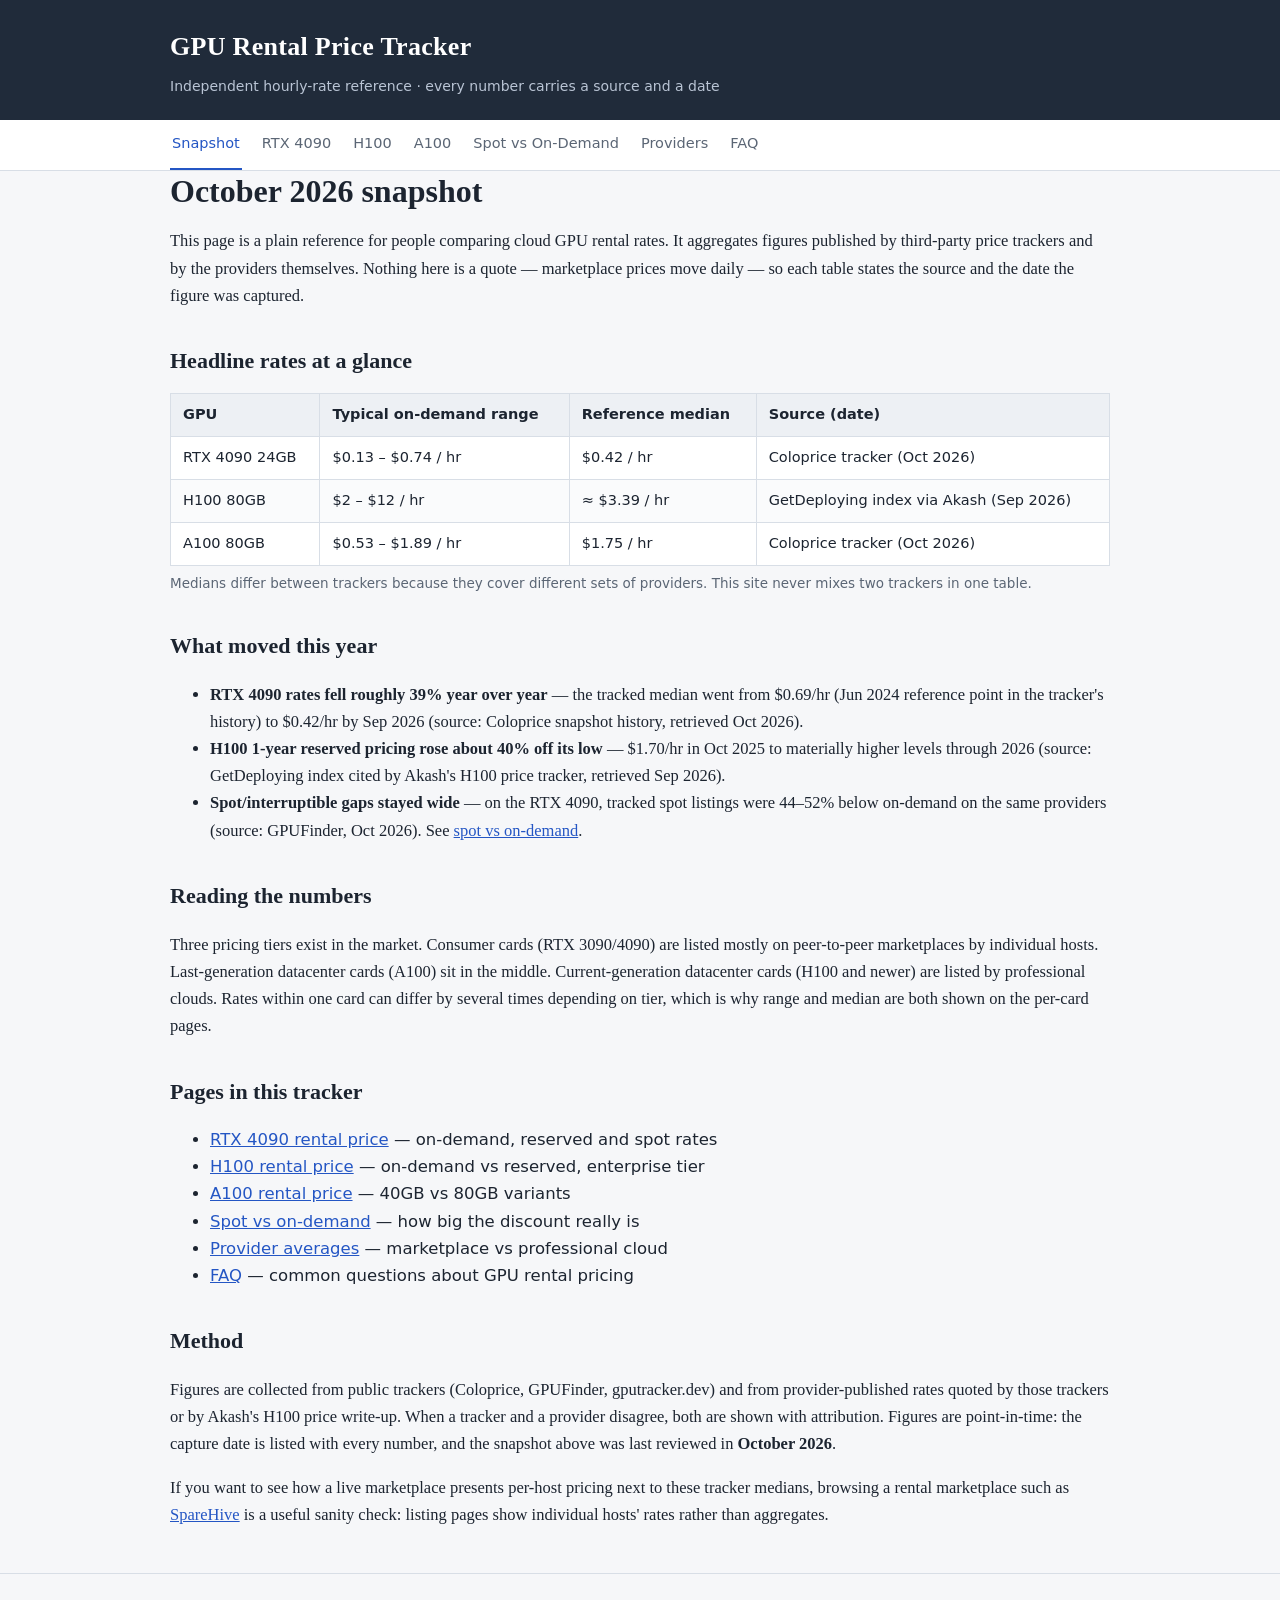
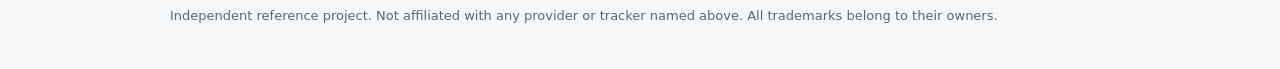
<file: index.html>
<!DOCTYPE html>
<html lang="en">
<head>
<meta charset="utf-8">
<meta name="viewport" content="width=device-width, initial-scale=1">
<title>GPU Rental Price Tracker — Hourly Rates for H100, A100, RTX 4090</title>
<meta name="description" content="Independent tracker for cloud GPU rental prices: RTX 4090, H100 and A100 hourly rates, spot vs on-demand gaps, and provider averages, with sources and dates for every number.">
<link rel="canonical" href="https://richardxu001.github.io/gpu-price-tracker/">
<meta property="og:title" content="GPU Rental Price Tracker">
<meta property="og:description" content="Hourly rental rates for H100, A100 and RTX 4090 across cloud providers, with sources and dates for every figure.">
<link rel="stylesheet" href="style.css">
</head>
<body>
<header class="site-header">
  <div class="wrap">
    <p class="site-name">GPU Rental Price Tracker</p>
    <p class="tagline">Independent hourly-rate reference · every number carries a source and a date</p>
  </div>
</header>
<nav class="site-nav">
  <div class="wrap">
    <a href="index.html" aria-current="page">Snapshot</a>
    <a href="rtx-4090-price.html">RTX 4090</a>
    <a href="h100-price.html">H100</a>
    <a href="a100-price.html">A100</a>
    <a href="spot-vs-on-demand.html">Spot vs On-Demand</a>
    <a href="providers.html">Providers</a>
    <a href="faq.html">FAQ</a>
  </div>
</nav>

<main class="wrap">
  <h1>October 2026 snapshot</h1>
  <p>This page is a plain reference for people comparing cloud GPU rental rates. It aggregates figures
  published by third-party price trackers and by the providers themselves. Nothing here is a quote —
  marketplace prices move daily — so each table states the source and the date the figure was captured.</p>

  <h2>Headline rates at a glance</h2>
  <table>
    <thead><tr><th>GPU</th><th>Typical on-demand range</th><th>Reference median</th><th>Source (date)</th></tr></thead>
    <tbody>
      <tr><td>RTX 4090 24GB</td><td>$0.13 – $0.74 / hr</td><td>$0.42 / hr</td><td>Coloprice tracker (Oct 2026)</td></tr>
      <tr><td>H100 80GB</td><td>$2 – $12 / hr</td><td>≈ $3.39 / hr</td><td>GetDeploying index via Akash (Sep 2026)</td></tr>
      <tr><td>A100 80GB</td><td>$0.53 – $1.89 / hr</td><td>$1.75 / hr</td><td>Coloprice tracker (Oct 2026)</td></tr>
    </tbody>
  </table>
  <p class="note">Medians differ between trackers because they cover different sets of providers. This site
  never mixes two trackers in one table.</p>

  <h2>What moved this year</h2>
  <ul>
    <li><strong>RTX 4090 rates fell roughly 39% year over year</strong> — the tracked median went from $0.69/hr
      (Jun 2024 reference point in the tracker's history) to $0.42/hr by Sep 2026
      (source: Coloprice snapshot history, retrieved Oct 2026).</li>
    <li><strong>H100 1-year reserved pricing rose about 40% off its low</strong> — $1.70/hr in Oct 2025 to
      materially higher levels through 2026 (source: GetDeploying index cited by Akash's H100 price
      tracker, retrieved Sep 2026).</li>
    <li><strong>Spot/interruptible gaps stayed wide</strong> — on the RTX 4090, tracked spot listings were
      44–52% below on-demand on the same providers (source: GPUFinder, Oct 2026). See
      <a href="spot-vs-on-demand.html">spot vs on-demand</a>.</li>
  </ul>

  <h2>Reading the numbers</h2>
  <p>Three pricing tiers exist in the market. Consumer cards (RTX 3090/4090) are listed mostly on
  peer-to-peer marketplaces by individual hosts. Last-generation datacenter cards (A100) sit in the middle.
  Current-generation datacenter cards (H100 and newer) are listed by professional clouds. Rates within one
  card can differ by several times depending on tier, which is why range and median are both shown on the
  per-card pages.</p>

  <h2>Pages in this tracker</h2>
  <ul class="page-list">
    <li><a href="rtx-4090-price.html">RTX 4090 rental price</a> — on-demand, reserved and spot rates</li>
    <li><a href="h100-price.html">H100 rental price</a> — on-demand vs reserved, enterprise tier</li>
    <li><a href="a100-price.html">A100 rental price</a> — 40GB vs 80GB variants</li>
    <li><a href="spot-vs-on-demand.html">Spot vs on-demand</a> — how big the discount really is</li>
    <li><a href="providers.html">Provider averages</a> — marketplace vs professional cloud</li>
    <li><a href="faq.html">FAQ</a> — common questions about GPU rental pricing</li>
  </ul>

  <h2>Method</h2>
  <p>Figures are collected from public trackers (Coloprice, GPUFinder, gputracker.dev) and from
  provider-published rates quoted by those trackers or by Akash's H100 price write-up. When a tracker and a
  provider disagree, both are shown with attribution. Figures are point-in-time: the capture date is listed
  with every number, and the snapshot above was last reviewed in <strong>October 2026</strong>.</p>
  <p>If you want to see how a live marketplace presents per-host pricing next to these tracker medians,
  browsing a rental marketplace such as <a href="https://sparehive.com/" rel="nofollow">SpareHive</a> is a
  useful sanity check: listing pages show individual hosts' rates rather than aggregates.</p>
</main>

<footer class="site-footer">
  <div class="wrap">
    <p>Independent reference project. Not affiliated with any provider or tracker named above.
    All trademarks belong to their owners.</p>
  </div>
</footer>
</body>
</html>
</file>
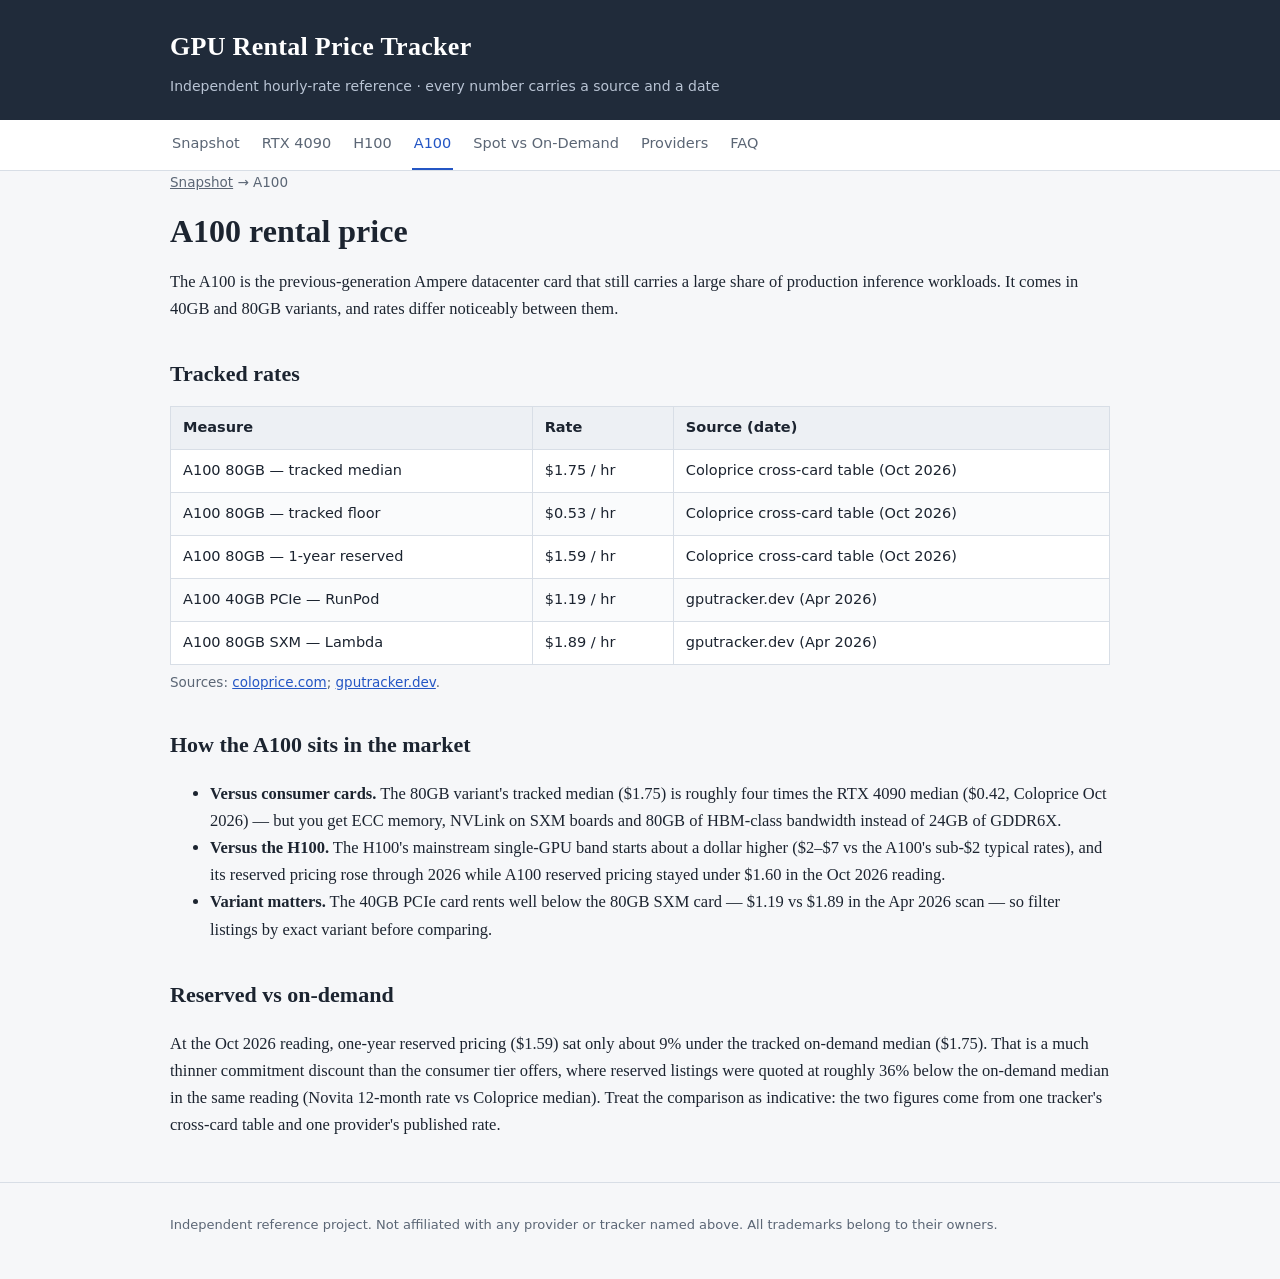
<file: a100-price.html>
<!DOCTYPE html>
<html lang="en">
<head>
<meta charset="utf-8">
<meta name="viewport" content="width=device-width, initial-scale=1">
<title>A100 Rental Price — 40GB vs 80GB Hourly Rates (2026)</title>
<meta name="description" content="A100 hourly rental rates: 80GB median $1.75, floor $0.53, 1-year reserved $1.59, plus 40GB PCIe and 80GB SXM listings from tracked providers.">
<link rel="canonical" href="https://richardxu001.github.io/gpu-price-tracker/a100-price.html">
<meta property="og:title" content="A100 Rental Price (2026)">
<meta property="og:description" content="Tracked median, floor, reserved and per-variant rates for renting an A100 in the cloud.">
<link rel="stylesheet" href="style.css">
</head>
<body>
<header class="site-header">
  <div class="wrap">
    <p class="site-name">GPU Rental Price Tracker</p>
    <p class="tagline">Independent hourly-rate reference · every number carries a source and a date</p>
  </div>
</header>
<nav class="site-nav">
  <div class="wrap">
    <a href="index.html">Snapshot</a>
    <a href="rtx-4090-price.html">RTX 4090</a>
    <a href="h100-price.html">H100</a>
    <a href="a100-price.html" aria-current="page">A100</a>
    <a href="spot-vs-on-demand.html">Spot vs On-Demand</a>
    <a href="providers.html">Providers</a>
    <a href="faq.html">FAQ</a>
  </div>
</nav>

<main class="wrap">
  <p class="crumb"><a href="index.html">Snapshot</a> → A100</p>
  <h1>A100 rental price</h1>
  <p>The A100 is the previous-generation Ampere datacenter card that still carries a large share of
  production inference workloads. It comes in 40GB and 80GB variants, and rates differ noticeably
  between them.</p>

  <h2>Tracked rates</h2>
  <table>
    <thead><tr><th>Measure</th><th>Rate</th><th>Source (date)</th></tr></thead>
    <tbody>
      <tr><td>A100 80GB — tracked median</td><td>$1.75 / hr</td><td>Coloprice cross-card table (Oct 2026)</td></tr>
      <tr><td>A100 80GB — tracked floor</td><td>$0.53 / hr</td><td>Coloprice cross-card table (Oct 2026)</td></tr>
      <tr><td>A100 80GB — 1-year reserved</td><td>$1.59 / hr</td><td>Coloprice cross-card table (Oct 2026)</td></tr>
      <tr><td>A100 40GB PCIe — RunPod</td><td>$1.19 / hr</td><td>gputracker.dev (Apr 2026)</td></tr>
      <tr><td>A100 80GB SXM — Lambda</td><td>$1.89 / hr</td><td>gputracker.dev (Apr 2026)</td></tr>
    </tbody>
  </table>
  <p class="src">Sources: <a href="https://coloprice.com/" rel="nofollow noopener" target="_blank">coloprice.com</a>;
  <a href="https://gputracker.dev/" rel="nofollow noopener" target="_blank">gputracker.dev</a>.</p>

  <h2>How the A100 sits in the market</h2>
  <ul>
    <li><strong>Versus consumer cards.</strong> The 80GB variant's tracked median ($1.75) is roughly four
      times the RTX 4090 median ($0.42, Coloprice Oct 2026) — but you get ECC memory, NVLink on SXM
      boards and 80GB of HBM-class bandwidth instead of 24GB of GDDR6X.</li>
    <li><strong>Versus the H100.</strong> The H100's mainstream single-GPU band starts about a dollar
      higher ($2–$7 vs the A100's sub-$2 typical rates), and its reserved pricing rose through 2026
      while A100 reserved pricing stayed under $1.60 in the Oct 2026 reading.</li>
    <li><strong>Variant matters.</strong> The 40GB PCIe card rents well below the 80GB SXM card — $1.19 vs
      $1.89 in the Apr 2026 scan — so filter listings by exact variant before comparing.</li>
  </ul>

  <h2>Reserved vs on-demand</h2>
  <p>At the Oct 2026 reading, one-year reserved pricing ($1.59) sat only about 9% under the tracked
  on-demand median ($1.75). That is a much thinner commitment discount than the consumer tier offers,
  where reserved listings were quoted at roughly 36% below the on-demand median in the same reading
  (Novita 12-month rate vs Coloprice median). Treat the comparison as indicative: the two figures come
  from one tracker's cross-card table and one provider's published rate.</p>
</main>

<footer class="site-footer">
  <div class="wrap">
    <p>Independent reference project. Not affiliated with any provider or tracker named above.
    All trademarks belong to their owners.</p>
  </div>
</footer>
</body>
</html>
</file>
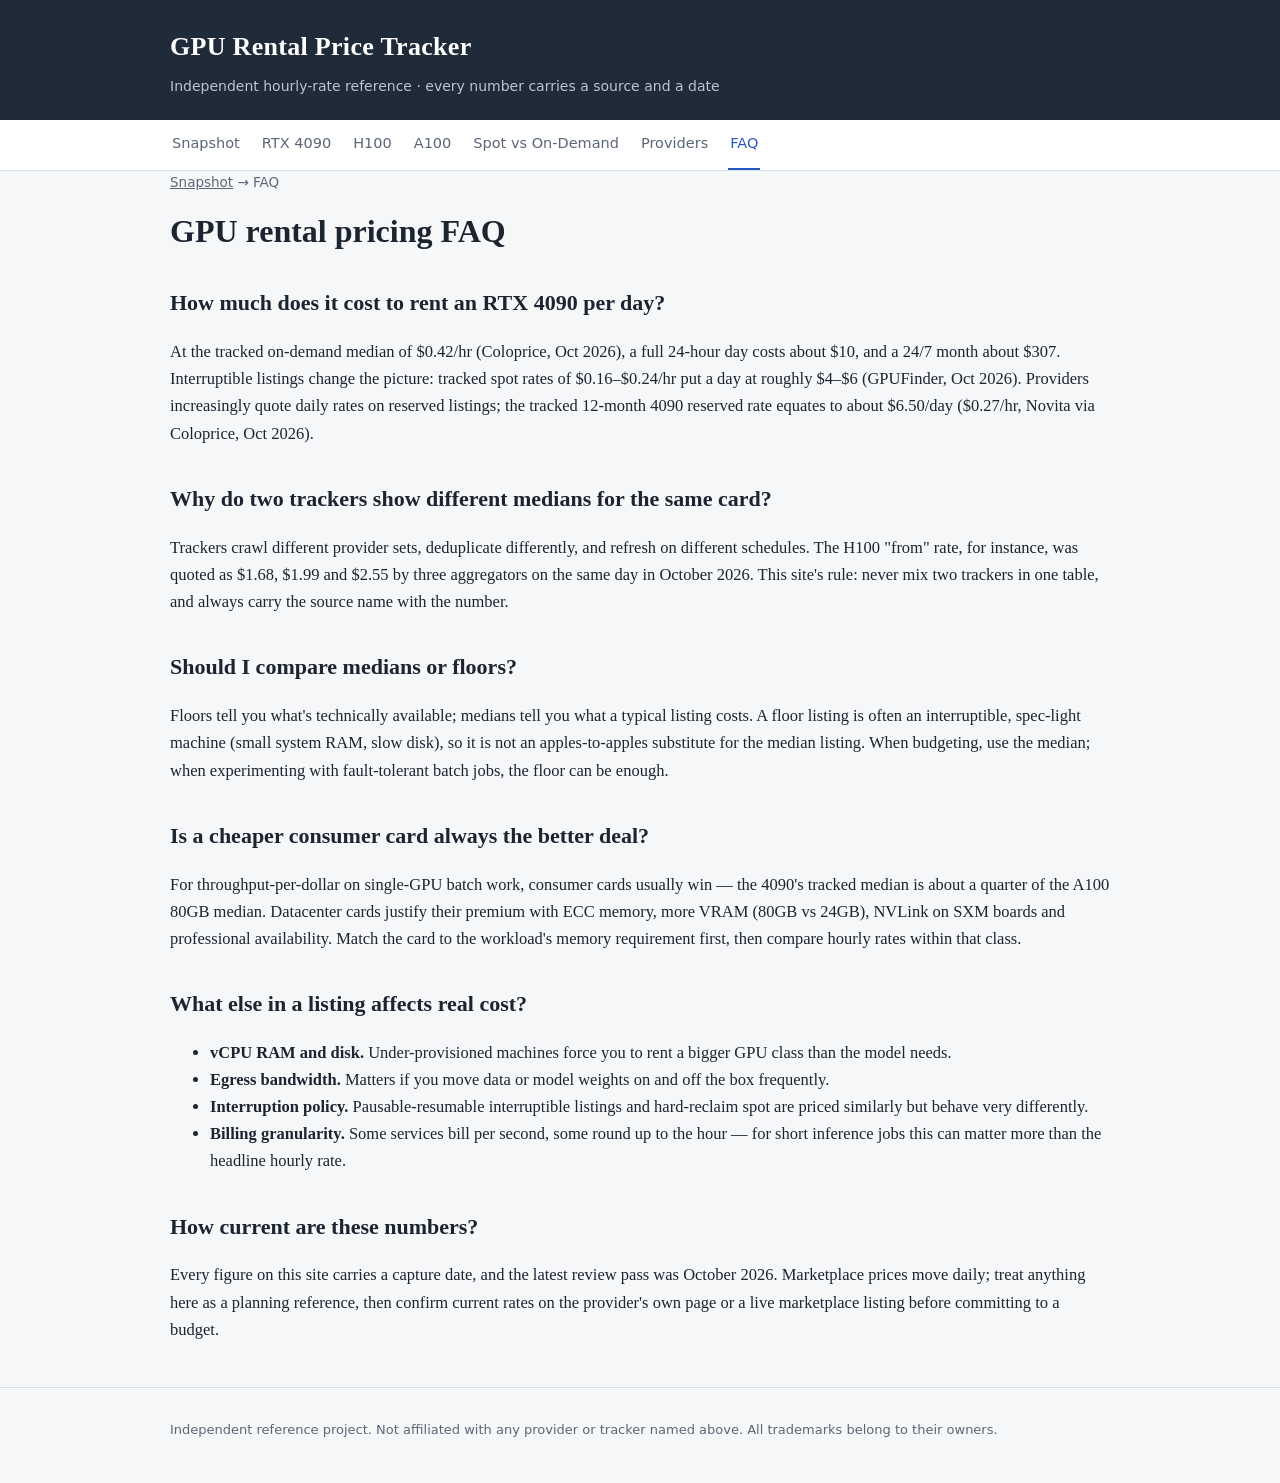
<file: faq.html>
<!DOCTYPE html>
<html lang="en">
<head>
<meta charset="utf-8">
<meta name="viewport" content="width=device-width, initial-scale=1">
<title>GPU Rental Pricing FAQ — Hourly Rates, Medians and Gotchas</title>
<meta name="description" content="Straight answers on GPU rental pricing: what a 4090 costs per day, why trackers disagree, whether median or floor matters, and how to read a listing.">
<link rel="canonical" href="https://richardxu001.github.io/gpu-price-tracker/faq.html">
<meta property="og:title" content="GPU Rental Pricing FAQ">
<meta property="og:description" content="Common questions about cloud GPU rental pricing, answered with tracked figures and sources.">
<link rel="stylesheet" href="style.css">
</head>
<body>
<header class="site-header">
  <div class="wrap">
    <p class="site-name">GPU Rental Price Tracker</p>
    <p class="tagline">Independent hourly-rate reference · every number carries a source and a date</p>
  </div>
</header>
<nav class="site-nav">
  <div class="wrap">
    <a href="index.html">Snapshot</a>
    <a href="rtx-4090-price.html">RTX 4090</a>
    <a href="h100-price.html">H100</a>
    <a href="a100-price.html">A100</a>
    <a href="spot-vs-on-demand.html">Spot vs On-Demand</a>
    <a href="providers.html">Providers</a>
    <a href="faq.html" aria-current="page">FAQ</a>
  </div>
</nav>

<main class="wrap">
  <p class="crumb"><a href="index.html">Snapshot</a> → FAQ</p>
  <h1>GPU rental pricing FAQ</h1>

  <h2>How much does it cost to rent an RTX 4090 per day?</h2>
  <p>At the tracked on-demand median of $0.42/hr (Coloprice, Oct 2026), a full 24-hour day costs about
  $10, and a 24/7 month about $307. Interruptible listings change the picture: tracked spot rates of
  $0.16–$0.24/hr put a day at roughly $4–$6 (GPUFinder, Oct 2026). Providers increasingly quote daily
  rates on reserved listings; the tracked 12-month 4090 reserved rate equates to about $6.50/day
  ($0.27/hr, Novita via Coloprice, Oct 2026).</p>

  <h2>Why do two trackers show different medians for the same card?</h2>
  <p>Trackers crawl different provider sets, deduplicate differently, and refresh on different schedules.
  The H100 "from" rate, for instance, was quoted as $1.68, $1.99 and $2.55 by three aggregators on the
  same day in October 2026. This site's rule: never mix two trackers in one table, and always carry the
  source name with the number.</p>

  <h2>Should I compare medians or floors?</h2>
  <p>Floors tell you what's technically available; medians tell you what a typical listing costs. A floor
  listing is often an interruptible, spec-light machine (small system RAM, slow disk), so it is not an
  apples-to-apples substitute for the median listing. When budgeting, use the median; when experimenting
  with fault-tolerant batch jobs, the floor can be enough.</p>

  <h2>Is a cheaper consumer card always the better deal?</h2>
  <p>For throughput-per-dollar on single-GPU batch work, consumer cards usually win — the 4090's tracked
  median is about a quarter of the A100 80GB median. Datacenter cards justify their premium with ECC
  memory, more VRAM (80GB vs 24GB), NVLink on SXM boards and professional availability. Match the card to
  the workload's memory requirement first, then compare hourly rates within that class.</p>

  <h2>What else in a listing affects real cost?</h2>
  <ul>
    <li><strong>vCPU RAM and disk.</strong> Under-provisioned machines force you to rent a bigger GPU class
      than the model needs.</li>
    <li><strong>Egress bandwidth.</strong> Matters if you move data or model weights on and off the box
      frequently.</li>
    <li><strong>Interruption policy.</strong> Pausable-resumable interruptible listings and hard-reclaim
      spot are priced similarly but behave very differently.</li>
    <li><strong>Billing granularity.</strong> Some services bill per second, some round up to the hour —
      for short inference jobs this can matter more than the headline hourly rate.</li>
  </ul>

  <h2>How current are these numbers?</h2>
  <p>Every figure on this site carries a capture date, and the latest review pass was October 2026.
  Marketplace prices move daily; treat anything here as a planning reference, then confirm current rates
  on the provider's own page or a live marketplace listing before committing to a budget.</p>
</main>

<footer class="site-footer">
  <div class="wrap">
    <p>Independent reference project. Not affiliated with any provider or tracker named above.
    All trademarks belong to their owners.</p>
  </div>
</footer>
</body>
</html>
</file>
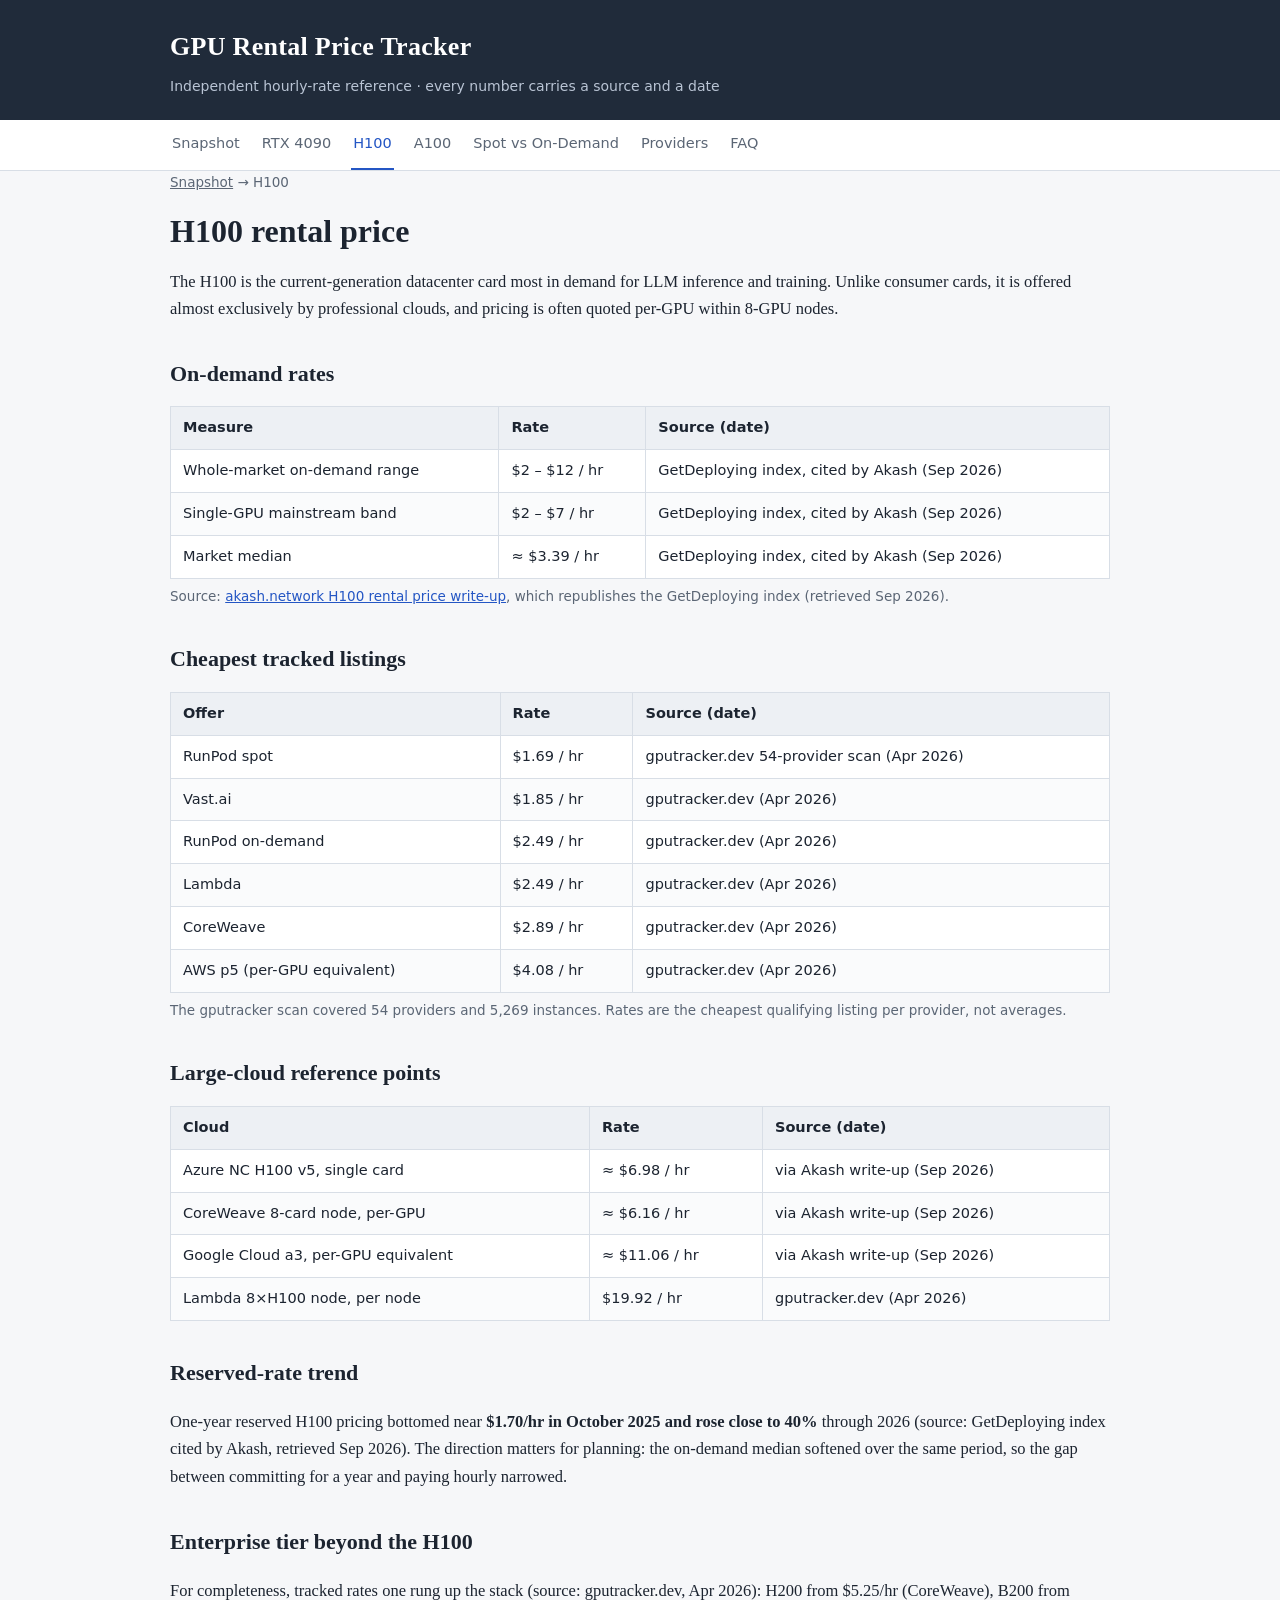
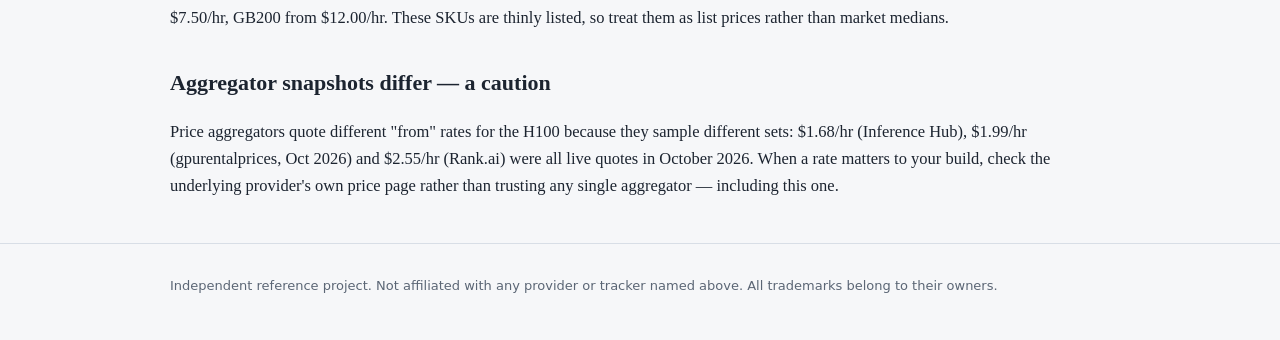
<file: h100-price.html>
<!DOCTYPE html>
<html lang="en">
<head>
<meta charset="utf-8">
<meta name="viewport" content="width=device-width, initial-scale=1">
<title>H100 Rental Price — On-Demand, Reserved and Enterprise Rates (2026)</title>
<meta name="description" content="H100 hourly rental rates in 2026: $2–$12 on-demand range, ~$3.39 median, cheapest listings from $1.69, reserved pricing up ~40% off its 2025 low.">
<link rel="canonical" href="https://richardxu001.github.io/gpu-price-tracker/h100-price.html">
<meta property="og:title" content="H100 Rental Price (2026)">
<meta property="og:description" content="Tracked on-demand range, median, cheapest listings and reserved-rate trend for H100 cloud rentals.">
<link rel="stylesheet" href="style.css">
</head>
<body>
<header class="site-header">
  <div class="wrap">
    <p class="site-name">GPU Rental Price Tracker</p>
    <p class="tagline">Independent hourly-rate reference · every number carries a source and a date</p>
  </div>
</header>
<nav class="site-nav">
  <div class="wrap">
    <a href="index.html">Snapshot</a>
    <a href="rtx-4090-price.html">RTX 4090</a>
    <a href="h100-price.html" aria-current="page">H100</a>
    <a href="a100-price.html">A100</a>
    <a href="spot-vs-on-demand.html">Spot vs On-Demand</a>
    <a href="providers.html">Providers</a>
    <a href="faq.html">FAQ</a>
  </div>
</nav>

<main class="wrap">
  <p class="crumb"><a href="index.html">Snapshot</a> → H100</p>
  <h1>H100 rental price</h1>
  <p>The H100 is the current-generation datacenter card most in demand for LLM inference and training.
  Unlike consumer cards, it is offered almost exclusively by professional clouds, and pricing is often
  quoted per-GPU within 8-GPU nodes.</p>

  <h2>On-demand rates</h2>
  <table>
    <thead><tr><th>Measure</th><th>Rate</th><th>Source (date)</th></tr></thead>
    <tbody>
      <tr><td>Whole-market on-demand range</td><td>$2 – $12 / hr</td><td>GetDeploying index, cited by Akash (Sep 2026)</td></tr>
      <tr><td>Single-GPU mainstream band</td><td>$2 – $7 / hr</td><td>GetDeploying index, cited by Akash (Sep 2026)</td></tr>
      <tr><td>Market median</td><td>≈ $3.39 / hr</td><td>GetDeploying index, cited by Akash (Sep 2026)</td></tr>
    </tbody>
  </table>
  <p class="src">Source: <a href="https://akash.network/the-bid/h100-rental-price-2026-cost-per-hour/" rel="nofollow noopener" target="_blank">akash.network
  H100 rental price write-up</a>, which republishes the GetDeploying index (retrieved Sep 2026).</p>

  <h2>Cheapest tracked listings</h2>
  <table>
    <thead><tr><th>Offer</th><th>Rate</th><th>Source (date)</th></tr></thead>
    <tbody>
      <tr><td>RunPod spot</td><td>$1.69 / hr</td><td>gputracker.dev 54-provider scan (Apr 2026)</td></tr>
      <tr><td>Vast.ai</td><td>$1.85 / hr</td><td>gputracker.dev (Apr 2026)</td></tr>
      <tr><td>RunPod on-demand</td><td>$2.49 / hr</td><td>gputracker.dev (Apr 2026)</td></tr>
      <tr><td>Lambda</td><td>$2.49 / hr</td><td>gputracker.dev (Apr 2026)</td></tr>
      <tr><td>CoreWeave</td><td>$2.89 / hr</td><td>gputracker.dev (Apr 2026)</td></tr>
      <tr><td>AWS p5 (per-GPU equivalent)</td><td>$4.08 / hr</td><td>gputracker.dev (Apr 2026)</td></tr>
    </tbody>
  </table>
  <p class="src">The gputracker scan covered 54 providers and 5,269 instances. Rates are the cheapest
  qualifying listing per provider, not averages.</p>

  <h2>Large-cloud reference points</h2>
  <table>
    <thead><tr><th>Cloud</th><th>Rate</th><th>Source (date)</th></tr></thead>
    <tbody>
      <tr><td>Azure NC H100 v5, single card</td><td>≈ $6.98 / hr</td><td>via Akash write-up (Sep 2026)</td></tr>
      <tr><td>CoreWeave 8-card node, per-GPU</td><td>≈ $6.16 / hr</td><td>via Akash write-up (Sep 2026)</td></tr>
      <tr><td>Google Cloud a3, per-GPU equivalent</td><td>≈ $11.06 / hr</td><td>via Akash write-up (Sep 2026)</td></tr>
      <tr><td>Lambda 8×H100 node, per node</td><td>$19.92 / hr</td><td>gputracker.dev (Apr 2026)</td></tr>
    </tbody>
  </table>

  <h2>Reserved-rate trend</h2>
  <p>One-year reserved H100 pricing bottomed near <strong>$1.70/hr in October 2025 and rose close to 40%</strong>
  through 2026 (source: GetDeploying index cited by Akash, retrieved Sep 2026). The direction matters for
  planning: the on-demand median softened over the same period, so the gap between committing for a year
  and paying hourly narrowed.</p>

  <h2>Enterprise tier beyond the H100</h2>
  <p>For completeness, tracked rates one rung up the stack (source: gputracker.dev, Apr 2026):
  H200 from $5.25/hr (CoreWeave), B200 from $7.50/hr, GB200 from $12.00/hr. These SKUs are thinly listed,
  so treat them as list prices rather than market medians.</p>

  <h2>Aggregator snapshots differ — a caution</h2>
  <p>Price aggregators quote different "from" rates for the H100 because they sample different sets:
  $1.68/hr (Inference Hub), $1.99/hr (gpurentalprices, Oct 2026) and $2.55/hr (Rank.ai) were all live
  quotes in October 2026. When a rate matters to your build, check the underlying provider's own price page
  rather than trusting any single aggregator — including this one.</p>
</main>

<footer class="site-footer">
  <div class="wrap">
    <p>Independent reference project. Not affiliated with any provider or tracker named above.
    All trademarks belong to their owners.</p>
  </div>
</footer>
</body>
</html>
</file>
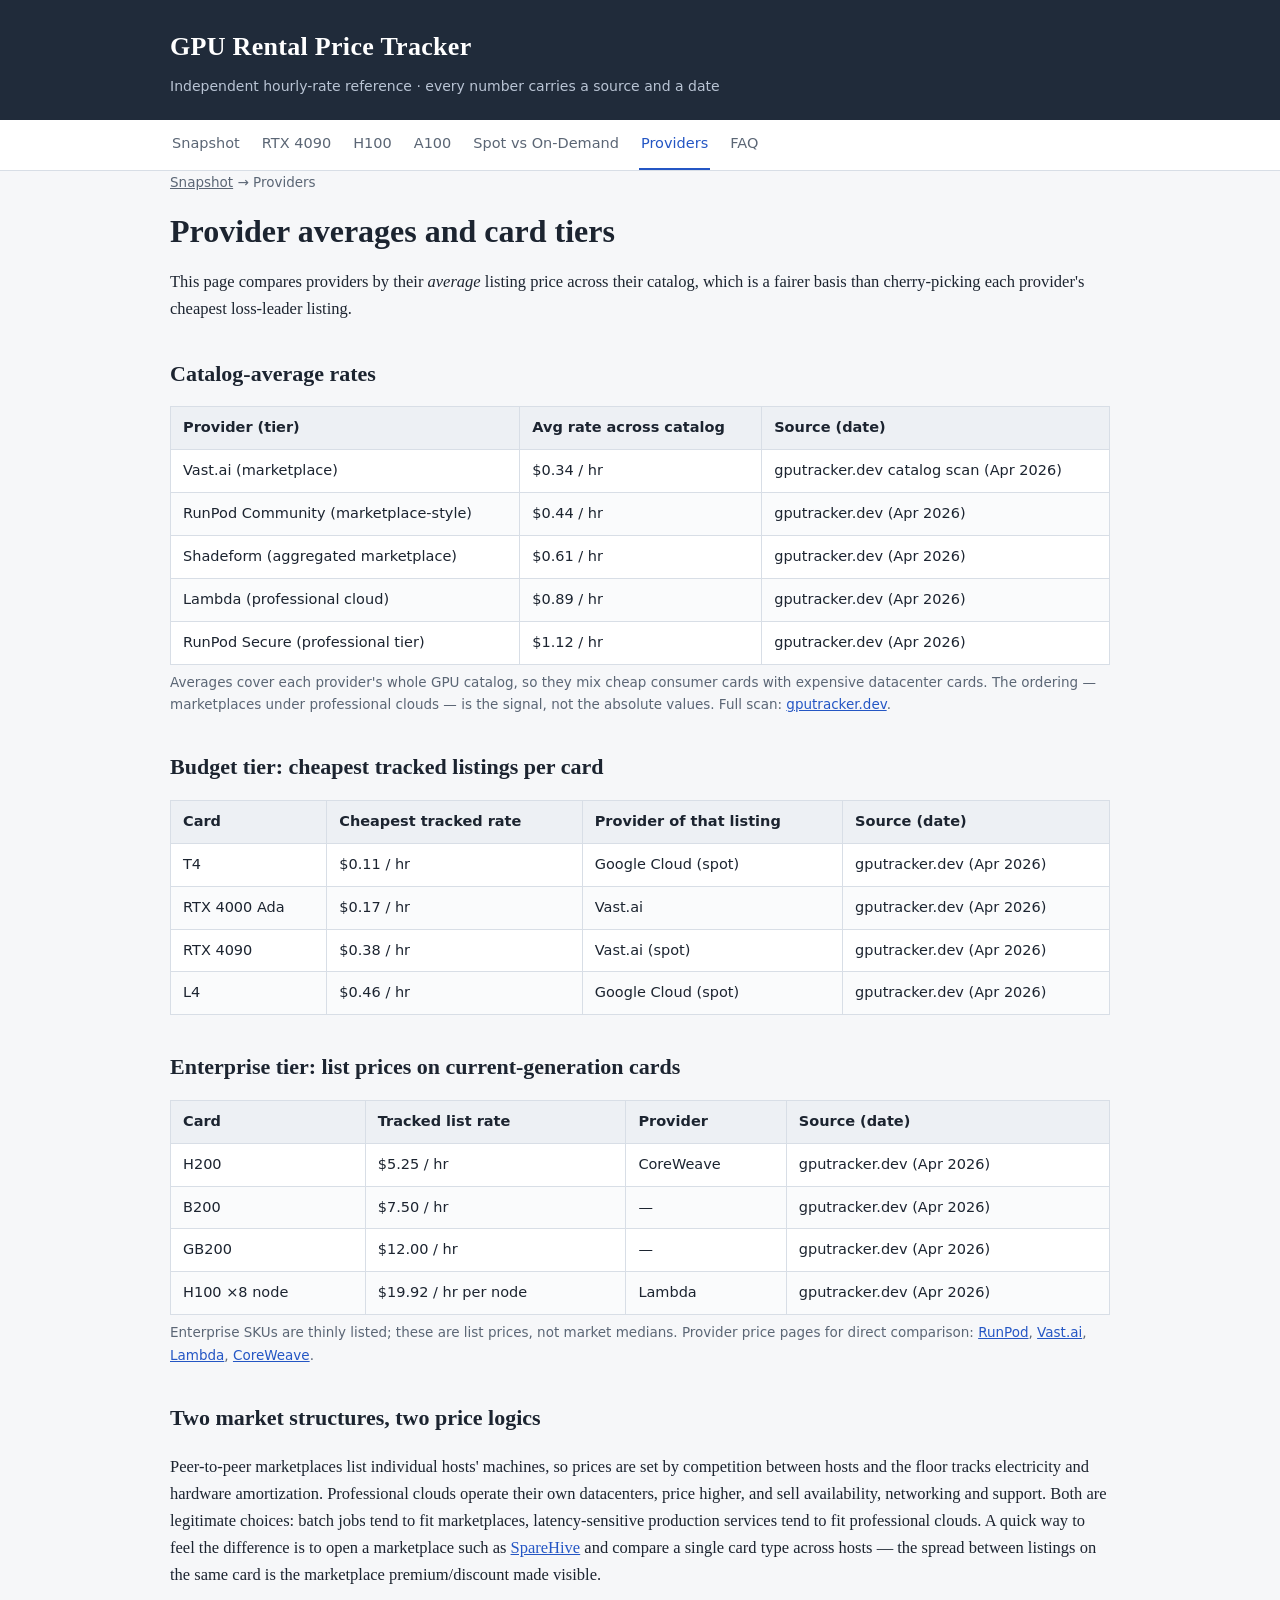
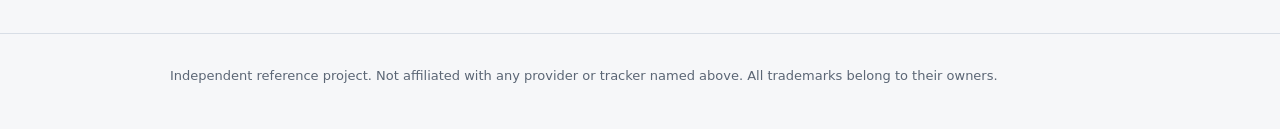
<file: providers.html>
<!DOCTYPE html>
<html lang="en">
<head>
<meta charset="utf-8">
<meta name="viewport" content="width=device-width, initial-scale=1">
<title>GPU Cloud Provider Price Comparison — Marketplace vs Professional Cloud</title>
<meta name="description" content="Provider-average GPU rental rates compared: Vast $0.34, RunPod Community $0.44, Shadeform $0.61, Lambda $0.89 — plus budget and enterprise card tiers.">
<link rel="canonical" href="https://richardxu001.github.io/gpu-price-tracker/providers.html">
<meta property="og:title" content="GPU Cloud Provider Price Comparison">
<meta property="og:description" content="Provider-average rental rates and per-tier card pricing across 54 tracked providers.">
<link rel="stylesheet" href="style.css">
</head>
<body>
<header class="site-header">
  <div class="wrap">
    <p class="site-name">GPU Rental Price Tracker</p>
    <p class="tagline">Independent hourly-rate reference · every number carries a source and a date</p>
  </div>
</header>
<nav class="site-nav">
  <div class="wrap">
    <a href="index.html">Snapshot</a>
    <a href="rtx-4090-price.html">RTX 4090</a>
    <a href="h100-price.html">H100</a>
    <a href="a100-price.html">A100</a>
    <a href="spot-vs-on-demand.html">Spot vs On-Demand</a>
    <a href="providers.html" aria-current="page">Providers</a>
    <a href="faq.html">FAQ</a>
  </div>
</nav>

<main class="wrap">
  <p class="crumb"><a href="index.html">Snapshot</a> → Providers</p>
  <h1>Provider averages and card tiers</h1>
  <p>This page compares providers by their <em>average</em> listing price across their catalog, which is a
  fairer basis than cherry-picking each provider's cheapest loss-leader listing.</p>

  <h2>Catalog-average rates</h2>
  <table>
    <thead><tr><th>Provider (tier)</th><th>Avg rate across catalog</th><th>Source (date)</th></tr></thead>
    <tbody>
      <tr><td>Vast.ai (marketplace)</td><td>$0.34 / hr</td><td>gputracker.dev catalog scan (Apr 2026)</td></tr>
      <tr><td>RunPod Community (marketplace-style)</td><td>$0.44 / hr</td><td>gputracker.dev (Apr 2026)</td></tr>
      <tr><td>Shadeform (aggregated marketplace)</td><td>$0.61 / hr</td><td>gputracker.dev (Apr 2026)</td></tr>
      <tr><td>Lambda (professional cloud)</td><td>$0.89 / hr</td><td>gputracker.dev (Apr 2026)</td></tr>
      <tr><td>RunPod Secure (professional tier)</td><td>$1.12 / hr</td><td>gputracker.dev (Apr 2026)</td></tr>
    </tbody>
  </table>
  <p class="src">Averages cover each provider's whole GPU catalog, so they mix cheap consumer cards with
  expensive datacenter cards. The ordering — marketplaces under professional clouds — is the signal, not
  the absolute values. Full scan: <a href="https://gputracker.dev/" rel="nofollow noopener" target="_blank">gputracker.dev</a>.</p>

  <h2>Budget tier: cheapest tracked listings per card</h2>
  <table>
    <thead><tr><th>Card</th><th>Cheapest tracked rate</th><th>Provider of that listing</th><th>Source (date)</th></tr></thead>
    <tbody>
      <tr><td>T4</td><td>$0.11 / hr</td><td>Google Cloud (spot)</td><td>gputracker.dev (Apr 2026)</td></tr>
      <tr><td>RTX 4000 Ada</td><td>$0.17 / hr</td><td>Vast.ai</td><td>gputracker.dev (Apr 2026)</td></tr>
      <tr><td>RTX 4090</td><td>$0.38 / hr</td><td>Vast.ai (spot)</td><td>gputracker.dev (Apr 2026)</td></tr>
      <tr><td>L4</td><td>$0.46 / hr</td><td>Google Cloud (spot)</td><td>gputracker.dev (Apr 2026)</td></tr>
    </tbody>
  </table>

  <h2>Enterprise tier: list prices on current-generation cards</h2>
  <table>
    <thead><tr><th>Card</th><th>Tracked list rate</th><th>Provider</th><th>Source (date)</th></tr></thead>
    <tbody>
      <tr><td>H200</td><td>$5.25 / hr</td><td>CoreWeave</td><td>gputracker.dev (Apr 2026)</td></tr>
      <tr><td>B200</td><td>$7.50 / hr</td><td>—</td><td>gputracker.dev (Apr 2026)</td></tr>
      <tr><td>GB200</td><td>$12.00 / hr</td><td>—</td><td>gputracker.dev (Apr 2026)</td></tr>
      <tr><td>H100 ×8 node</td><td>$19.92 / hr per node</td><td>Lambda</td><td>gputracker.dev (Apr 2026)</td></tr>
    </tbody>
  </table>
  <p class="src">Enterprise SKUs are thinly listed; these are list prices, not market medians. Provider price pages for direct comparison: <a href="https://www.runpod.io/pricing" rel="nofollow noopener" target="_blank">RunPod</a>, <a href="https://vast.ai/pricing" rel="nofollow noopener" target="_blank">Vast.ai</a>, <a href="https://lambda.ai/pricing" rel="nofollow noopener" target="_blank">Lambda</a>, <a href="https://www.coreweave.com/pricing" rel="nofollow noopener" target="_blank">CoreWeave</a>.</p>

  <h2>Two market structures, two price logics</h2>
  <p>Peer-to-peer marketplaces list individual hosts' machines, so prices are set by competition between
  hosts and the floor tracks electricity and hardware amortization. Professional clouds operate their own
  datacenters, price higher, and sell availability, networking and support. Both are legitimate choices:
  batch jobs tend to fit marketplaces, latency-sensitive production services tend to fit professional
  clouds. A quick way to feel the difference is to open a marketplace such as
  <a href="https://sparehive.com/" rel="nofollow">SpareHive</a> and compare a single card type across
  hosts — the spread between listings on the same card is the marketplace premium/discount made visible.</p>
</main>

<footer class="site-footer">
  <div class="wrap">
    <p>Independent reference project. Not affiliated with any provider or tracker named above.
    All trademarks belong to their owners.</p>
  </div>
</footer>
</body>
</html>
</file>
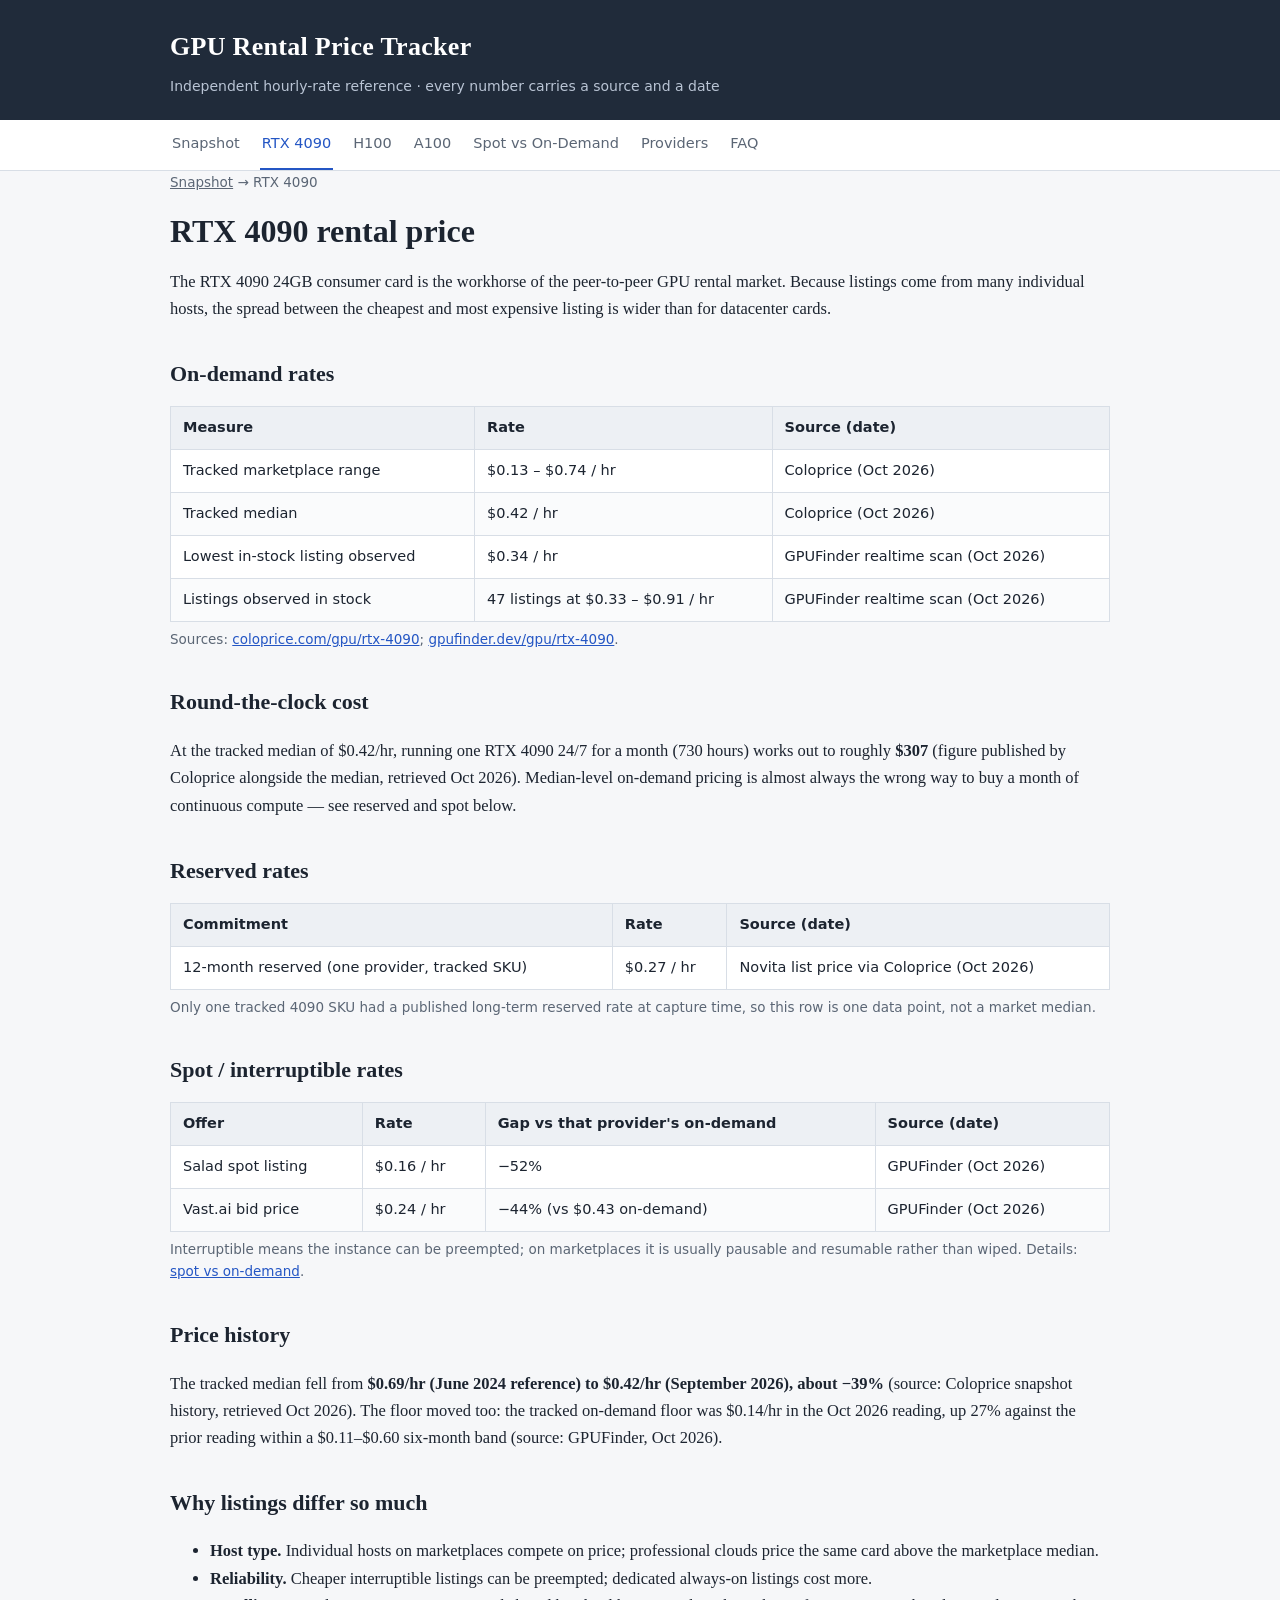
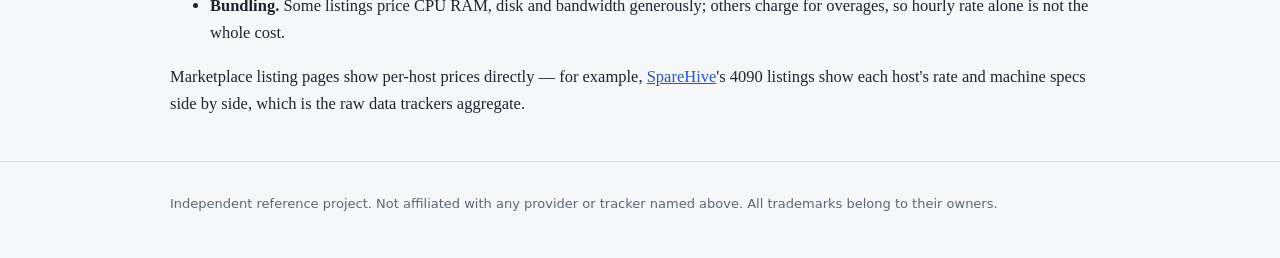
<file: rtx-4090-price.html>
<!DOCTYPE html>
<html lang="en">
<head>
<meta charset="utf-8">
<meta name="viewport" content="width=device-width, initial-scale=1">
<title>RTX 4090 Rental Price — Hourly, Daily and Reserved Rates (2026)</title>
<meta name="description" content="What an RTX 4090 costs to rent per hour: tracked marketplace range $0.13–$0.74, median $0.42, reserved and spot rates, and why listings differ.">
<link rel="canonical" href="https://richardxu001.github.io/gpu-price-tracker/rtx-4090-price.html">
<meta property="og:title" content="RTX 4090 Rental Price (2026)">
<meta property="og:description" content="Tracked hourly range, median, reserved and spot rates for renting an RTX 4090 in the cloud.">
<link rel="stylesheet" href="style.css">
</head>
<body>
<header class="site-header">
  <div class="wrap">
    <p class="site-name">GPU Rental Price Tracker</p>
    <p class="tagline">Independent hourly-rate reference · every number carries a source and a date</p>
  </div>
</header>
<nav class="site-nav">
  <div class="wrap">
    <a href="index.html">Snapshot</a>
    <a href="rtx-4090-price.html" aria-current="page">RTX 4090</a>
    <a href="h100-price.html">H100</a>
    <a href="a100-price.html">A100</a>
    <a href="spot-vs-on-demand.html">Spot vs On-Demand</a>
    <a href="providers.html">Providers</a>
    <a href="faq.html">FAQ</a>
  </div>
</nav>

<main class="wrap">
  <p class="crumb"><a href="index.html">Snapshot</a> → RTX 4090</p>
  <h1>RTX 4090 rental price</h1>
  <p>The RTX 4090 24GB consumer card is the workhorse of the peer-to-peer GPU rental market. Because listings
  come from many individual hosts, the spread between the cheapest and most expensive listing is wider
  than for datacenter cards.</p>

  <h2>On-demand rates</h2>
  <table>
    <thead><tr><th>Measure</th><th>Rate</th><th>Source (date)</th></tr></thead>
    <tbody>
      <tr><td>Tracked marketplace range</td><td>$0.13 – $0.74 / hr</td><td>Coloprice (Oct 2026)</td></tr>
      <tr><td>Tracked median</td><td>$0.42 / hr</td><td>Coloprice (Oct 2026)</td></tr>
      <tr><td>Lowest in-stock listing observed</td><td>$0.34 / hr</td><td>GPUFinder realtime scan (Oct 2026)</td></tr>
      <tr><td>Listings observed in stock</td><td>47 listings at $0.33 – $0.91 / hr</td><td>GPUFinder realtime scan (Oct 2026)</td></tr>
    </tbody>
  </table>
  <p class="src">Sources: <a href="https://coloprice.com/gpu/rtx-4090/" rel="nofollow noopener" target="_blank">coloprice.com/gpu/rtx-4090</a>;
  <a href="https://gpufinder.dev/gpu/rtx-4090" rel="nofollow noopener" target="_blank">gpufinder.dev/gpu/rtx-4090</a>.</p>

  <h2>Round-the-clock cost</h2>
  <p>At the tracked median of $0.42/hr, running one RTX 4090 24/7 for a month (730 hours) works out to
  roughly <strong>$307</strong> (figure published by Coloprice alongside the median, retrieved Oct 2026).
  Median-level on-demand pricing is almost always the wrong way to buy a month of continuous compute —
  see reserved and spot below.</p>

  <h2>Reserved rates</h2>
  <table>
    <thead><tr><th>Commitment</th><th>Rate</th><th>Source (date)</th></tr></thead>
    <tbody>
      <tr><td>12-month reserved (one provider, tracked SKU)</td><td>$0.27 / hr</td><td>Novita list price via Coloprice (Oct 2026)</td></tr>
    </tbody>
  </table>
  <p class="src">Only one tracked 4090 SKU had a published long-term reserved rate at capture time, so this
  row is one data point, not a market median.</p>

  <h2>Spot / interruptible rates</h2>
  <table>
    <thead><tr><th>Offer</th><th>Rate</th><th>Gap vs that provider's on-demand</th><th>Source (date)</th></tr></thead>
    <tbody>
      <tr><td>Salad spot listing</td><td>$0.16 / hr</td><td>−52%</td><td>GPUFinder (Oct 2026)</td></tr>
      <tr><td>Vast.ai bid price</td><td>$0.24 / hr</td><td>−44% (vs $0.43 on-demand)</td><td>GPUFinder (Oct 2026)</td></tr>
    </tbody>
  </table>
  <p class="src">Interruptible means the instance can be preempted; on marketplaces it is usually pausable
  and resumable rather than wiped. Details: <a href="spot-vs-on-demand.html">spot vs on-demand</a>.</p>

  <h2>Price history</h2>
  <p>The tracked median fell from <strong>$0.69/hr (June 2024 reference) to $0.42/hr (September 2026),
  about −39%</strong> (source: Coloprice snapshot history, retrieved Oct 2026). The floor moved too: the
  tracked on-demand floor was $0.14/hr in the Oct 2026 reading, up 27% against the prior reading within a
  $0.11–$0.60 six-month band (source: GPUFinder, Oct 2026).</p>

  <h2>Why listings differ so much</h2>
  <ul>
    <li><strong>Host type.</strong> Individual hosts on marketplaces compete on price; professional clouds
      price the same card above the marketplace median.</li>
    <li><strong>Reliability.</strong> Cheaper interruptible listings can be preempted; dedicated
      always-on listings cost more.</li>
    <li><strong>Bundling.</strong> Some listings price CPU RAM, disk and bandwidth generously; others
      charge for overages, so hourly rate alone is not the whole cost.</li>
  </ul>
  <p>Marketplace listing pages show per-host prices directly — for example,
  <a href="https://sparehive.com/" rel="nofollow">SpareHive</a>'s 4090 listings show each host's rate and
  machine specs side by side, which is the raw data trackers aggregate.</p>
</main>

<footer class="site-footer">
  <div class="wrap">
    <p>Independent reference project. Not affiliated with any provider or tracker named above.
    All trademarks belong to their owners.</p>
  </div>
</footer>
</body>
</html>
</file>
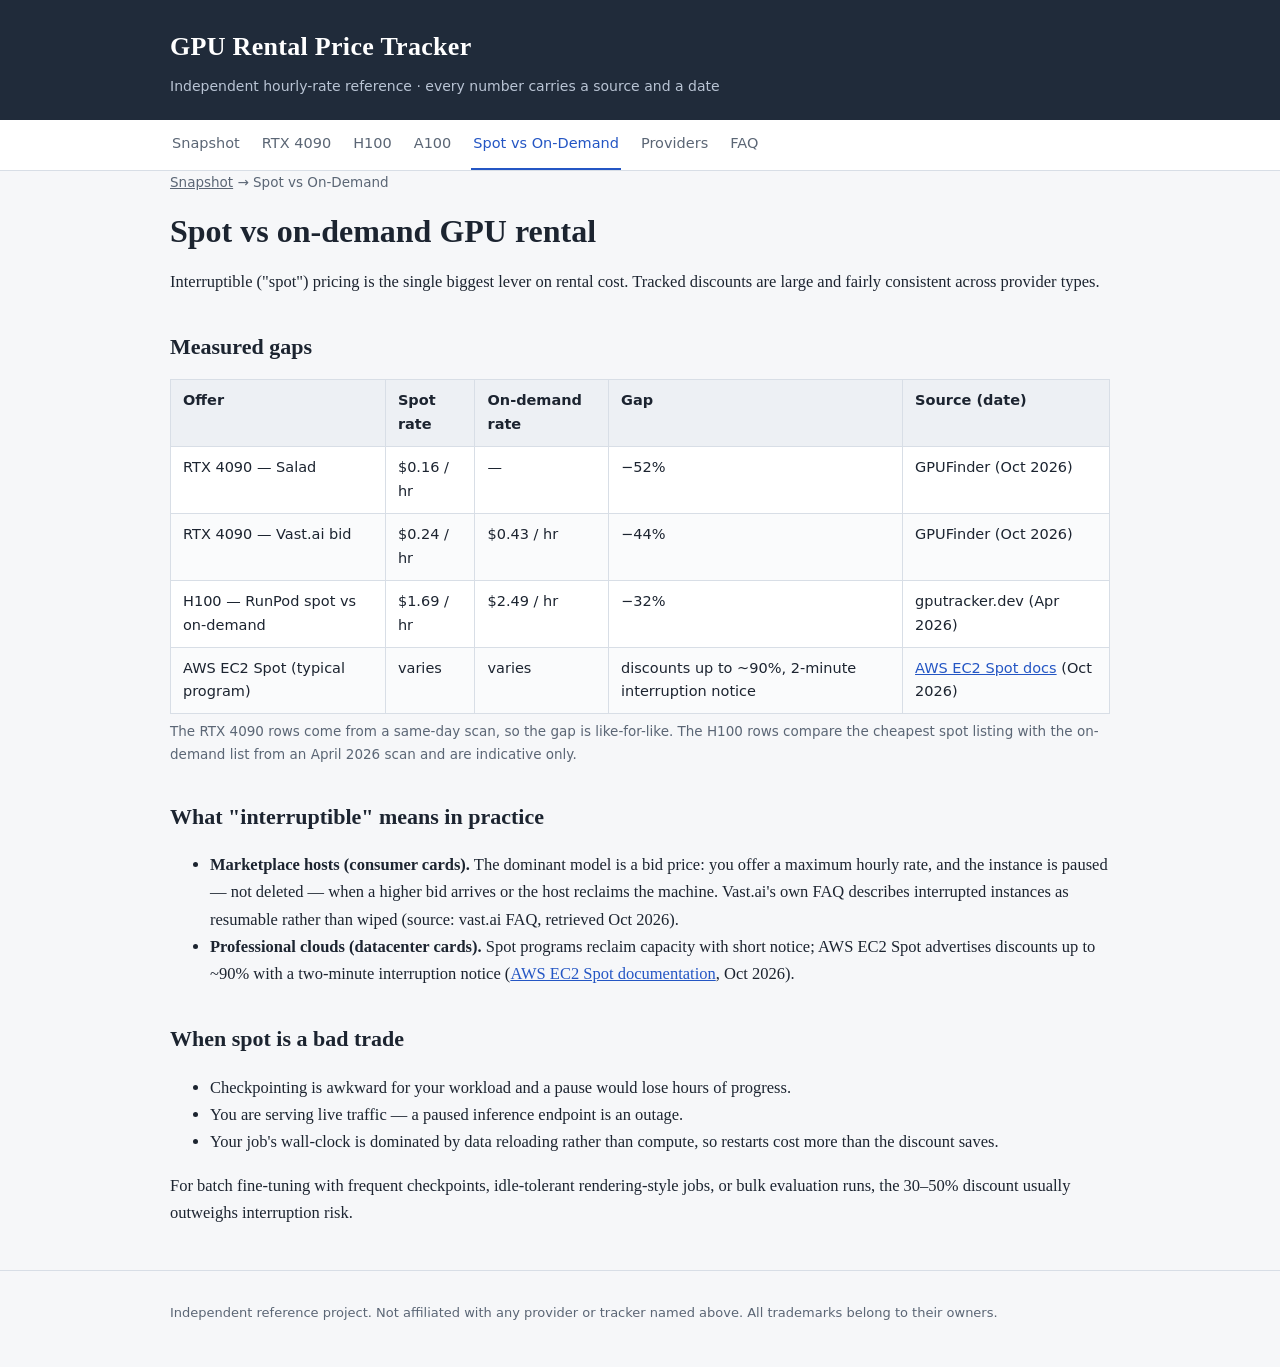
<file: spot-vs-on-demand.html>
<!DOCTYPE html>
<html lang="en">
<head>
<meta charset="utf-8">
<meta name="viewport" content="width=device-width, initial-scale=1">
<title>Spot vs On-Demand GPU Rental — How Big Is the Discount?</title>
<meta name="description" content="Measured spot/interruptible discounts on cloud GPU rentals: 44–52% below on-demand on tracked RTX 4090 listings, plus how interruption policies differ.">
<link rel="canonical" href="https://richardxu001.github.io/gpu-price-tracker/spot-vs-on-demand.html">
<meta property="og:title" content="Spot vs On-Demand GPU Rental">
<meta property="og:description" content="Tracked discount percentages between spot and on-demand GPU rates, and what interruption actually means on each provider type.">
<link rel="stylesheet" href="style.css">
</head>
<body>
<header class="site-header">
  <div class="wrap">
    <p class="site-name">GPU Rental Price Tracker</p>
    <p class="tagline">Independent hourly-rate reference · every number carries a source and a date</p>
  </div>
</header>
<nav class="site-nav">
  <div class="wrap">
    <a href="index.html">Snapshot</a>
    <a href="rtx-4090-price.html">RTX 4090</a>
    <a href="h100-price.html">H100</a>
    <a href="a100-price.html">A100</a>
    <a href="spot-vs-on-demand.html" aria-current="page">Spot vs On-Demand</a>
    <a href="providers.html">Providers</a>
    <a href="faq.html">FAQ</a>
  </div>
</nav>

<main class="wrap">
  <p class="crumb"><a href="index.html">Snapshot</a> → Spot vs On-Demand</p>
  <h1>Spot vs on-demand GPU rental</h1>
  <p>Interruptible ("spot") pricing is the single biggest lever on rental cost. Tracked discounts are
  large and fairly consistent across provider types.</p>

  <h2>Measured gaps</h2>
  <table>
    <thead><tr><th>Offer</th><th>Spot rate</th><th>On-demand rate</th><th>Gap</th><th>Source (date)</th></tr></thead>
    <tbody>
      <tr><td>RTX 4090 — Salad</td><td>$0.16 / hr</td><td>—</td><td>−52%</td><td>GPUFinder (Oct 2026)</td></tr>
      <tr><td>RTX 4090 — Vast.ai bid</td><td>$0.24 / hr</td><td>$0.43 / hr</td><td>−44%</td><td>GPUFinder (Oct 2026)</td></tr>
      <tr><td>H100 — RunPod spot vs on-demand</td><td>$1.69 / hr</td><td>$2.49 / hr</td><td>−32%</td><td>gputracker.dev (Apr 2026)</td></tr>
      <tr><td>AWS EC2 Spot (typical program)</td><td>varies</td><td>varies</td><td>discounts up to ~90%, 2-minute interruption notice</td><td><a href="https://aws.amazon.com/ec2/spot/" rel="nofollow noopener" target="_blank">AWS EC2 Spot docs</a> (Oct 2026)</td></tr>
          </tbody>
  </table>
  <p class="src">The RTX 4090 rows come from a same-day scan, so the gap is like-for-like. The H100 rows
  compare the cheapest spot listing with the on-demand list from an April 2026 scan and are indicative only.</p>

  <h2>What "interruptible" means in practice</h2>
  <ul>
    <li><strong>Marketplace hosts (consumer cards).</strong> The dominant model is a bid price: you offer a
      maximum hourly rate, and the instance is paused — not deleted — when a higher bid arrives or the host
      reclaims the machine. Vast.ai's own FAQ describes interrupted instances as resumable rather than
      wiped (source: vast.ai FAQ, retrieved Oct 2026).</li>
    <li><strong>Professional clouds (datacenter cards).</strong> Spot programs reclaim capacity with short
      notice; AWS EC2 Spot advertises discounts up to ~90% with a two-minute interruption notice
      (<a href="https://aws.amazon.com/ec2/spot/" rel="nofollow noopener" target="_blank">AWS EC2 Spot documentation</a>, Oct 2026).</li>
  </ul>

  <h2>When spot is a bad trade</h2>
  <ul>
    <li>Checkpointing is awkward for your workload and a pause would lose hours of progress.</li>
    <li>You are serving live traffic — a paused inference endpoint is an outage.</li>
    <li>Your job's wall-clock is dominated by data reloading rather than compute, so restarts cost more
      than the discount saves.</li>
  </ul>
  <p>For batch fine-tuning with frequent checkpoints, idle-tolerant rendering-style jobs, or bulk
  evaluation runs, the 30–50% discount usually outweighs interruption risk.</p>
</main>

<footer class="site-footer">
  <div class="wrap">
    <p>Independent reference project. Not affiliated with any provider or tracker named above.
    All trademarks belong to their owners.</p>
  </div>
</footer>
</body>
</html>
</file>
<file: style.css>
:root {
  --ink: #1c2430;
  --muted: #5b6675;
  --line: #d8dee6;
  --paper: #f6f7f9;
  --card: #ffffff;
  --head: #202b3a;
  --accent: #2456c4;
}
* { box-sizing: border-box; }
body {
  margin: 0;
  font-family: Georgia, "Times New Roman", serif;
  color: var(--ink);
  background: var(--paper);
  line-height: 1.65;
}
.wrap { max-width: 980px; margin: 0 auto; padding: 0 20px; }
.site-header { background: var(--head); color: #fff; padding: 26px 0 22px; }
.site-name { margin: 0; font-size: 26px; letter-spacing: .3px; font-weight: 700; }
.tagline { margin: 6px 0 0; color: #b9c4d4; font-size: 14px; font-family: system-ui, sans-serif; }
.site-nav {
  background: #fff; border-bottom: 1px solid var(--line);
  font-family: system-ui, sans-serif; font-size: 14.5px;
}
.site-nav .wrap { display: flex; flex-wrap: wrap; gap: 4px 18px; }
.site-nav a { display: block; padding: 12px 2px; color: var(--muted); text-decoration: none; border-bottom: 2px solid transparent; }
.site-nav a:hover { color: var(--accent); }
.site-nav a[aria-current="page"] { color: var(--accent); border-bottom-color: var(--accent); }
main { padding: 34px 20px 10px; }
h1 { font-size: 32px; line-height: 1.25; margin: 0 0 14px; }
h2 { font-size: 22px; margin: 34px 0 10px; }
h3 { font-size: 18px; margin: 26px 0 8px; }
p, li { font-size: 16.5px; }
a { color: var(--accent); }
table {
  width: 100%; border-collapse: collapse; margin: 14px 0 6px;
  background: var(--card); font-family: system-ui, sans-serif; font-size: 14.5px;
}
th, td { border: 1px solid var(--line); padding: 9px 12px; text-align: left; vertical-align: top; }
th { background: #edf0f4; font-weight: 600; }
tbody tr:nth-child(even) { background: #fafbfc; }
.note, .src {
  font-family: system-ui, sans-serif; font-size: 13.5px; color: var(--muted);
  margin: 6px 0 0;
}
.src { margin-bottom: 22px; }
.page-list { font-family: system-ui, sans-serif; }
.crumb { font-family: system-ui, sans-serif; font-size: 13.5px; margin: 0 0 18px; color: var(--muted); }
.crumb a { color: var(--muted); }
.site-footer { border-top: 1px solid var(--line); margin-top: 44px; padding: 18px 0 30px; }
.site-footer p { font-family: system-ui, sans-serif; font-size: 13px; color: var(--muted); }
@media (max-width: 640px) {
  table { display: block; overflow-x: auto; }
  h1 { font-size: 26px; }
}
</file>
